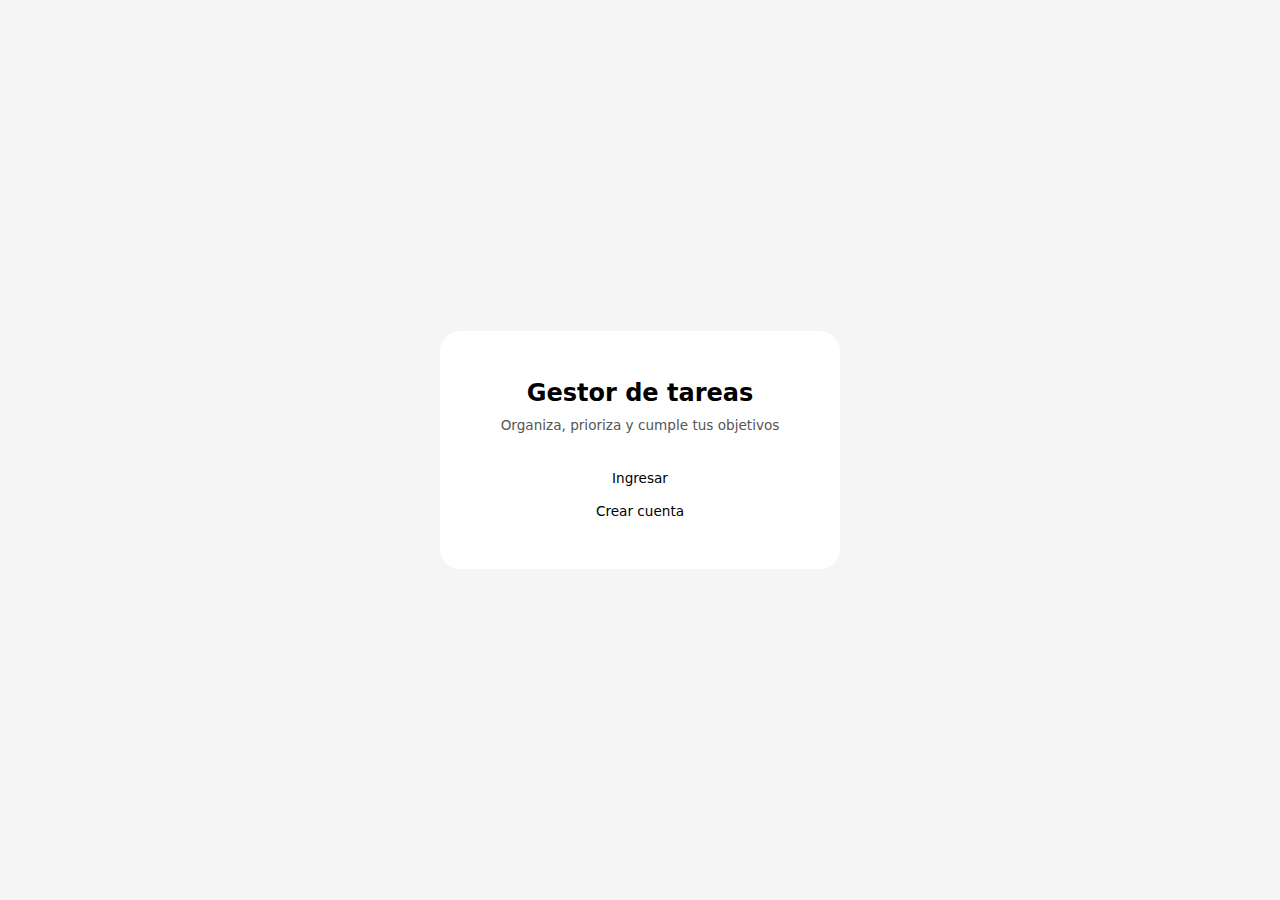
<file: index.html>
<!DOCTYPE html>
<html lang="es">
<head>
  <meta charset="UTF-8">
  <meta name="viewport" content="width=device-width, initial-scale=1.0">
  <title>Document</title>
  <link rel="stylesheet" href="css/style.css">
</head>
<body>
  <section class="auth-welcome">
  
    <div class="auth-container">
  
      <header class="auth-header">
        <h1>Gestor de tareas</h1>
        <p>Organiza, prioriza y cumple tus objetivos</p>
      </header>
  
      <div class="auth-actions">
        <a href="login.html" class="btn-auth primary">
          Ingresar
        </a>
  
        <a href="#/register" class="btn-auth secondary">
          Crear cuenta
        </a>
      </div>
  
    </div>
  
  </section>

</body>
</html>
</file>
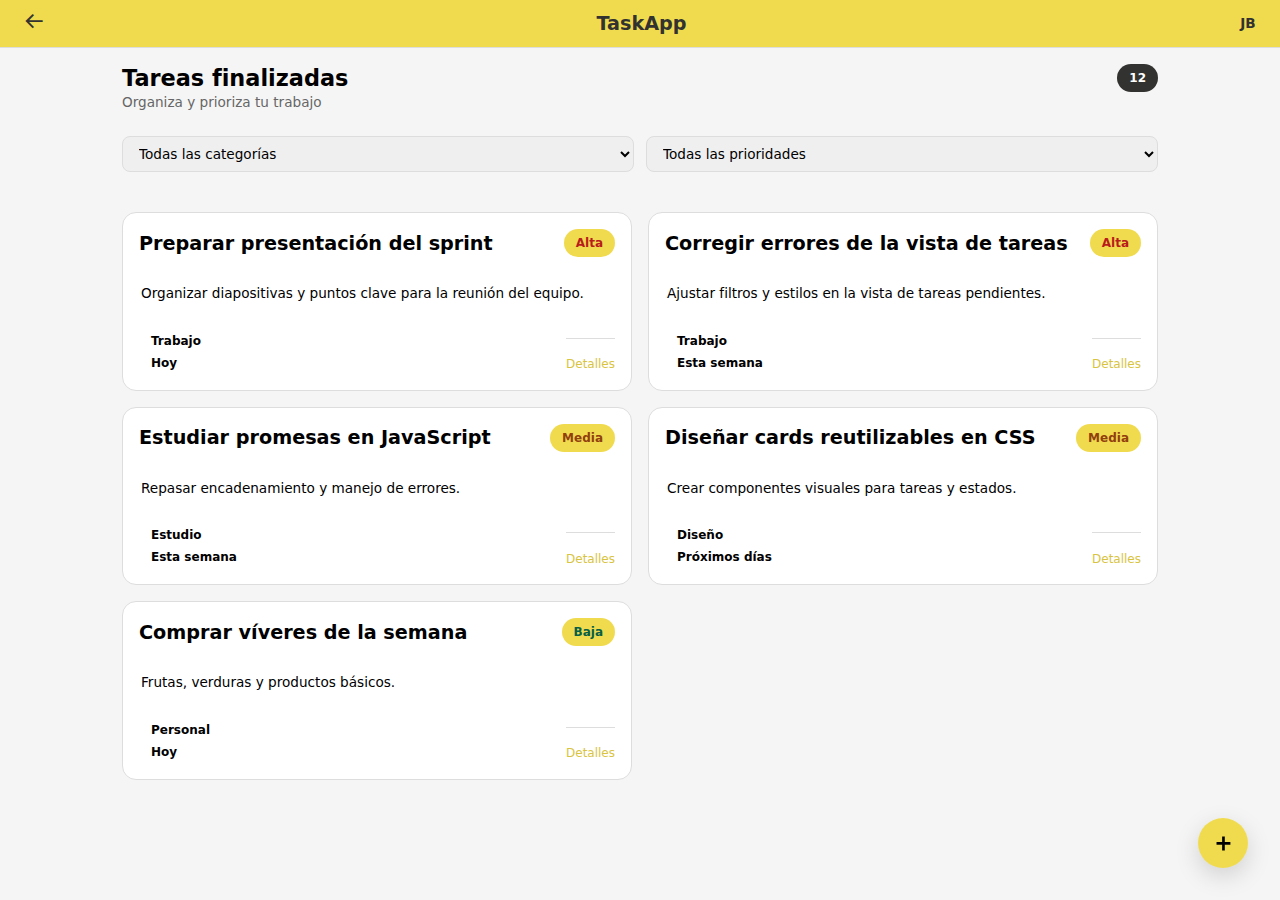
<file: completed.html>
<!DOCTYPE html>
<html lang="es">

<head>
  <meta charset="UTF-8">
  <meta name="viewport" content="width=device-width, initial-scale=1.0">
  <title>Tasks</title>
  <link rel="stylesheet" href="css/style.css">
  <link href='https://unpkg.com/boxicons@2.1.4/css/boxicons.min.css' rel='stylesheet'>
</head>

<body>

  <header class="topbar">
    <button id="menuToggle" class="menu-btn">
      <i class='bx bx-menu'></i>
    </button>
    <h1 class="app-title">TaskApp</h1>
    <div class="user-avatar">JB</div>
  </header>


  <div class="app-layout">
    <!-- Overlay: cubre la aplicación -->
    <div id="overlay" class="overlay"></div>
    <!-- Floating Action Button -->
    <a href="task.html" class="fab" aria-label="Crear nueva tarea">
      <i class='bx bx-plus'></i>
    </a>
    <!-- Sidebar (drawer) -->
    <aside id="sidebar" class="sidebar">
      <header class="sidebar__header">
        <button class="menu-close-btn" id="menu-close-btn" aria-label="Cerrar menú">
          <i class='bx bx-x'></i>
        </button>
        <span>TaskApp</span>
      </header>
      <div class="sidebar__content">
        <div class="user-card">
          <div class="user-card__header">
            <div class="user-avatar-lg">JB</div>
          </div>
          <div class="user-card__body">
            <p class="user-name">John Becerra</p>
            <p class="user-email">john.becerra@gmail.com</p>
          </div>
    
          <a href="#/profile" class="view-profile-btn" data-route="profile">
            Editar
          </a>
        </div>
    
        <nav class="nav-menu">
          <a href="#/home" class="nav-item active" data-route="home">
            <i class='nav-icon bx bxs-home'></i>
            <span class="nav-text">Inicio</span>
          </a>
          <a href="#/pending" class="nav-item" data-route="pending">
            <i class='nav-icon bx bx-task-x'></i>
            <span class="nav-text">Pendientes</span>
          </a>
    
          <a href="#/completed" class="nav-item" data-route="completed">
            <i class='nav-icon bx bx-task'></i>
            <span class="nav-text">Finalizadas</span>
          </a>
    
          <a href="#/tasks" class="nav-item" data-route="tasks">
            <i class='nav-icon bx bx-list-ol'></i>
            <span class="nav-text">Todas</span>
          </a>
          <a href="#/statistics" class="nav-item" data-route="statistics">
            <i class='nav-icon bx bxs-bar-chart-alt-2'></i>
            <span class="nav-text">Estadisticas</span>
          </a>
          <a href="#/seting" class="nav-item" data-route="seting">
            <i class='nav-icon bx bxs-cog'></i>
            <span class="nav-text">Configuración</span>
          </a>
        </nav>
    
    
        <div class="logout">
          <a href="#/login" class="button" id="logoutBtn" data-route="login">
            <i class='bx bxs-lock-alt'></i>
            <span>Cerrar sesión</span>
          </a>
        </div>
    
      </div>
    </aside>
    <!-- Contenido principal -->
    <main id="appContent" class="content">

      <section class="tasks-view">

      <!-- Header -->
      <header class="tasks-header">
        <div class="tasks-header-top">
          <h1>Tareas finalizadas</h1>
          <span class="badge badge--dark tasks-counter">12</span>
        </div>
        <p>Organiza y prioriza tu trabajo</p>
      </header>

      <!-- Filtros -->
      <section class="tasks-filters">
        <div class="form-group">
          <select id="categoria">
            <option value="">Todas las categorías</option>
            <option value="trabajo">Trabajo</option>
            <option value="estudio">Estudio</option>
            <option value="diseno">Diseño</option>
            <option value="personal">Personal</option>
            <option value="organizacion">Organización</option>
            <option value="mantenimiento">Mantenimiento</option>
          </select>
        </div>
        <div class="form-group">
          <select id="prioridad">
            <option value="">Todas las prioridades</option>
            <option value="high">Alta</option>
            <option value="medium">Media</option>
            <option value="low">Baja</option>
          </select>
        </div>
      </section>

        <!-- Listado de tareas -->
        <section class="grid grid-cols-1 md:grid-cols-2 tasks-list">
        
          <!-- 1 -->
          <article class="card priority-high">
            <header class="card__header">
              <h3 class="card__title">Preparar presentación del sprint</h3>
              <span class="task-priority badge">Alta</span>
            </header>
            <div class="card__body">
              <p class="card__text">
                Organizar diapositivas y puntos clave para la reunión del equipo.
              </p>
            </div>
            <footer class="card__footer">
              <div class="card__meta">
                <span class="task-category">Trabajo</span>
                <span class="task-date">Hoy</span>
              </div>
              <div class="card__action">
                <a href="detail.html" class="btn btn--link btn--sm">Detalles</a>
              </div>
            </footer>
          </article>
        
          <!-- 2 -->
          <article class="card priority-high">
            <header class="card__header">
              <h3 class="card__title">Corregir errores de la vista de tareas</h3>
              <span class="task-priority badge">Alta</span>
            </header>
            <div class="card__body">
              <p class="card__text">
                Ajustar filtros y estilos en la vista de tareas pendientes.
              </p>
            </div>
            <footer class="card__footer">
              <div class="card__meta">
                <span class="task-category">Trabajo</span>
                <span class="task-date">Esta semana</span>
              </div>
              <div class="card__action">
                <a href="detail.html" class="btn btn--link btn--sm">Detalles</a>
              </div>
            </footer>
          </article>
        
          <!-- 3 -->
          <article class="card priority-medium">
            <header class="card__header">
              <h3 class="card__title">Estudiar promesas en JavaScript</h3>
              <span class="task-priority badge">Media</span>
            </header>
            <div class="card__body">
              <p class="card__text">
                Repasar encadenamiento y manejo de errores.
              </p>
            </div>
            <footer class="card__footer">
              <div class="card__meta">
                <span class="task-category">Estudio</span>
                <span class="task-date">Esta semana</span>
              </div>
              <div class="card__action">
                <a href="detail.html" class="btn btn--link btn--sm">Detalles</a>
              </div>
            </footer>
          </article>
        
          <!-- 4 -->
          <article class="card priority-medium">
            <header class="card__header">
              <h3 class="card__title">Diseñar cards reutilizables en CSS</h3>
              <span class="task-priority badge">Media</span>
            </header>
            <div class="card__body">
              <p class="card__text">
                Crear componentes visuales para tareas y estados.
              </p>
            </div>
            <footer class="card__footer">
              <div class="card__meta">
                <span class="task-category">Diseño</span>
                <span class="task-date">Próximos días</span>
              </div>
              <div class="card__action">
                <a href="detail.html" class="btn btn--link btn--sm">Detalles</a>
              </div>
            </footer>
          </article>
        
          <!-- 5 -->
          <article class="card priority-low">
            <header class="card__header">
              <h3 class="card__title">Comprar víveres de la semana</h3>
              <span class="task-priority badge">Baja</span>
            </header>
            <div class="card__body">
              <p class="card__text">
                Frutas, verduras y productos básicos.
              </p>
            </div>
            <footer class="card__footer">
              <div class="card__meta">
                <span class="task-category">Personal</span>
                <span class="task-date">Hoy</span>
              </div>
              <div class="card__action">
                <a href="detail.html" class="btn btn--link btn--sm">Detalles</a>
              </div>
            </footer>
          </article>
        </section>

      </section>


    </main>
  </div>
  <script src="app.js"></script>
</body>

</html>
</file>
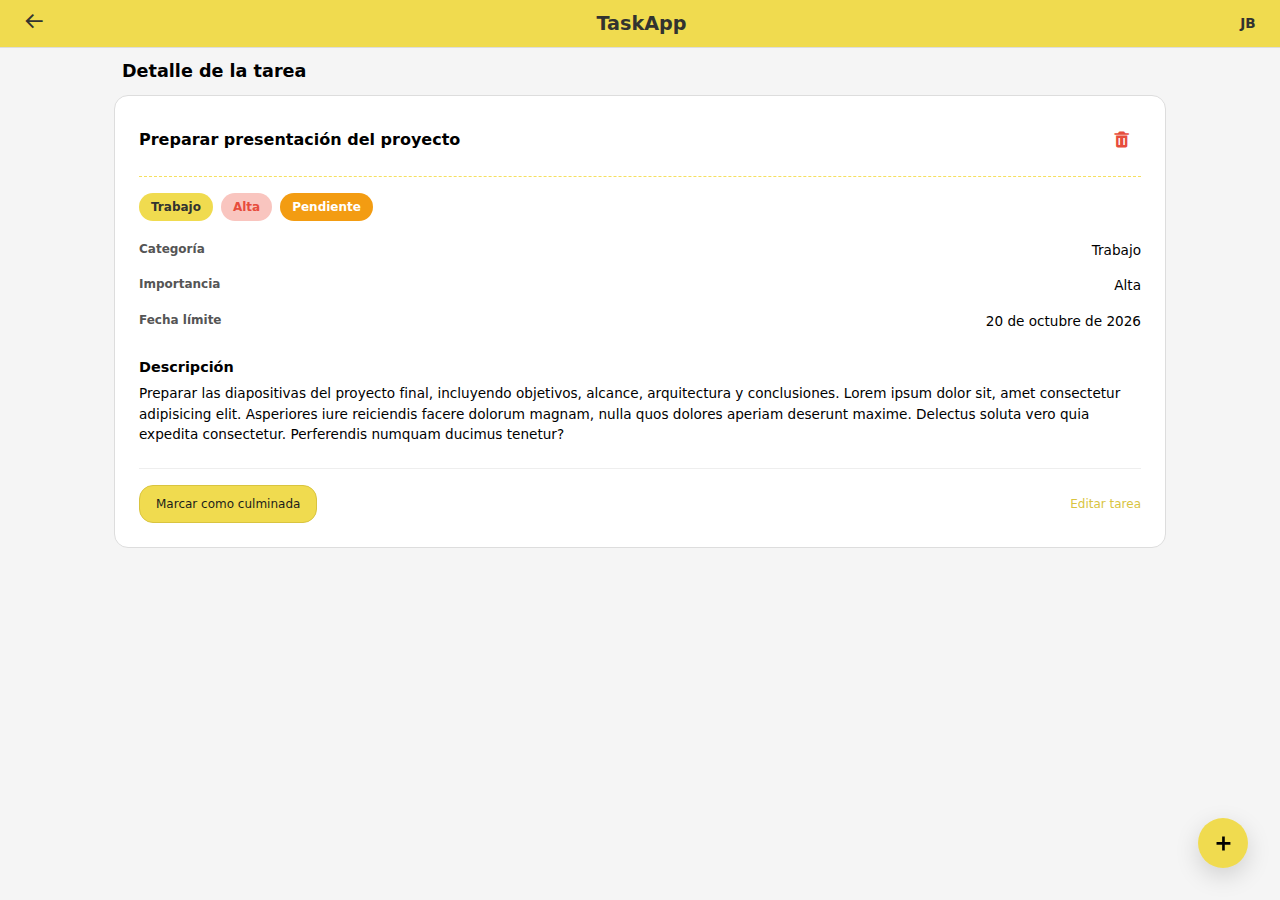
<file: detail.html>
<!DOCTYPE html>
<html lang="es">

<head>
  <meta charset="UTF-8">
  <meta name="viewport" content="width=device-width, initial-scale=1.0">
  <title>TaskApp</title>
  <link rel="stylesheet" href="css/style.css">
  <link href='https://unpkg.com/boxicons@2.1.4/css/boxicons.min.css' rel='stylesheet'>
</head>

<body>


  <header class="topbar">
    <button id="menuToggle" class="menu-btn">
      <i class='bx bx-menu'></i>
    </button>
    <h1 class="app-title">TaskApp</h1>
    <div class="user-avatar">JB</div>
  </header>

  <div class="app-layout">
    <!-- Overlay: cubre la aplicación -->
    <div id="overlay" class="overlay"></div>

    <!-- Floating Action Button -->
    <a href="task.html" class="fab" aria-label="Crear nueva tarea">
      <i class='bx bx-plus'></i>
    </a>

    <!-- Sidebar (drawer) -->
    <aside id="sidebar" class="sidebar">
      <header class="sidebar__header">
        <button class="menu-close-btn" id="menu-close-btn" aria-label="Cerrar menú">
          <i class='bx bx-x'></i>
        </button>
        <span>TaskApp</span>
      </header>
      <div class="sidebar__content">
        <div class="user-card">
          <div class="user-card__header">
            <div class="user-avatar-lg">JB</div>
          </div>
          <div class="user-card__body">
            <p class="user-name">John Becerra</p>
            <p class="user-email">john.becerra@gmail.com</p>
          </div>
    
          <a href="#/profile" class="view-profile-btn" data-route="profile">
            Editar
          </a>
        </div>
    
        <nav class="nav-menu">
          <a href="#/home" class="nav-item active" data-route="home">
            <i class='nav-icon bx bxs-home'></i>
            <span class="nav-text">Inicio</span>
          </a>
          <a href="#/pending" class="nav-item" data-route="pending">
            <i class='nav-icon bx bx-task-x'></i>
            <span class="nav-text">Pendientes</span>
          </a>
    
          <a href="#/completed" class="nav-item" data-route="completed">
            <i class='nav-icon bx bx-task'></i>
            <span class="nav-text">Finalizadas</span>
          </a>
    
          <a href="#/tasks" class="nav-item" data-route="tasks">
            <i class='nav-icon bx bx-list-ol'></i>
            <span class="nav-text">Todas</span>
          </a>
          <a href="#/statistics" class="nav-item" data-route="statistics">
            <i class='nav-icon bx bxs-bar-chart-alt-2'></i>
            <span class="nav-text">Estadisticas</span>
          </a>
          <a href="#/seting" class="nav-item" data-route="seting">
            <i class='nav-icon bx bxs-cog'></i>
            <span class="nav-text">Configuración</span>
          </a>
        </nav>
    
    
        <div class="logout">
          <a href="#/login" class="button" id="logoutBtn" data-route="login">
            <i class='bx bxs-lock-alt'></i>
            <span>Cerrar sesión</span>
          </a>
        </div>
    
      </div>
    </aside>

    <!-- Contenido principal -->
    <main id="appContent" class="content">
      <!-- Vistas dinámicas -->

      <section class="task-detail-view">
      
        <header class="task-detail-header">
          <h1>Detalle de la tarea</h1>
        </header>
      
        <article class="card-detail">
          <header class="card-detail__header">
            <h2 class="card-detail__title">
              Preparar presentación del proyecto
            </h2>
            <button class="btn btn--icon text-danger">
              <i class='bx bxs-trash'></i>
            </button>
          </header>
          <div class="card-detail__body">
            <div class="card-detail-meta">
              <span class="badge">Trabajo</span>
              <span class="badge badge--alta">Alta</span>
              <span class="badge badge--warning">Pendiente</span>
            </div>
            <div class="card-detail-info">
              <div class="info-row">
                <span class="info-row__lavel">Categoría</span>
                <span class="value">Trabajo</span>
              </div>
              <div class="info-row">
                <span class="info-row__lavel">Importancia</span>
                <span class="value">Alta</span>
              </div>
              <div class="info-row">
                <span class="info-row__lavel">Fecha límite</span>
                <span class="value">20 de octubre de 2026</span>
              </div>
            </div>      
            <div class="">
              <h3 class="card-detail-content-title">Descripción</h3>
              <p class="card-detail-content-text">
                Preparar las diapositivas del proyecto final, incluyendo objetivos,
                alcance, arquitectura y conclusiones.
                Lorem ipsum dolor sit, amet consectetur adipisicing elit. Asperiores iure reiciendis facere dolorum magnam, nulla quos dolores aperiam deserunt maxime. Delectus soluta vero quia expedita consectetur. Perferendis numquam ducimus tenetur?
              </p>
            </div>
          </div>
          <footer class="card-detail-footer">
            <button class="btn btn--primary">
              Marcar como culminada
            </button>
            <a href="task.html" class="btn btn--link">
              Editar tarea
            </a>
          </footer>
        </article>
      
      </section>



    </main>
  </div>
  <script src="app.js"></script>
</body>

</html>
</file>
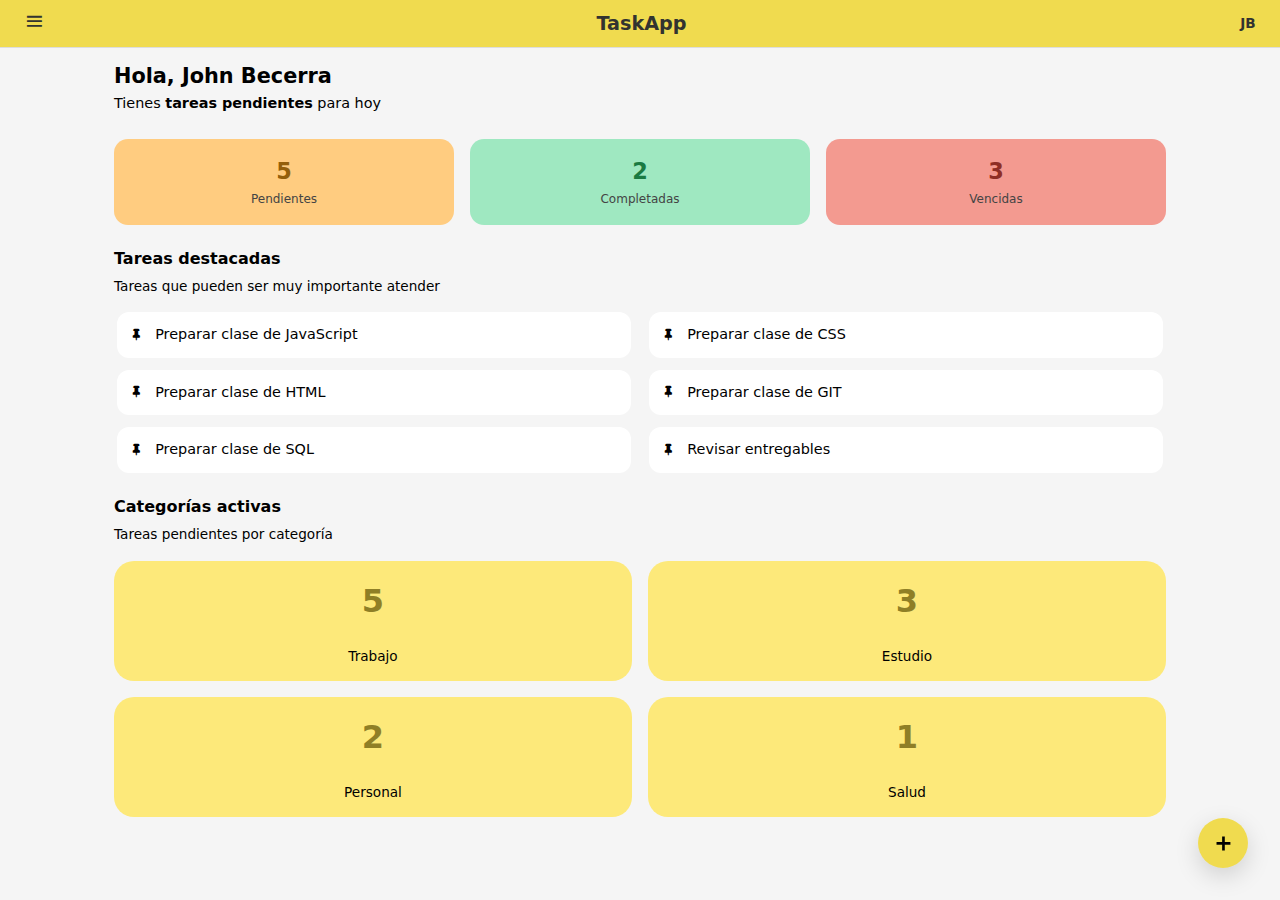
<file: home.html>
<!DOCTYPE html>
<html lang="es">
<head>
  <meta charset="UTF-8">
  <meta name="viewport" content="width=device-width, initial-scale=1.0">
  <meta name="theme-color" content="#D9C43F">
  <title>TaskApp</title>
  <link rel="stylesheet" href="css/style.css">
  <link href='https://unpkg.com/boxicons@2.1.4/css/boxicons.min.css' rel='stylesheet'>
</head>
<body>
  

  <header class="topbar">
    <button id="menuToggle" class="menu-btn" aria-label="Abrir menú">
      <i class='bx bx-menu'></i>
    </button>
    <h1 class="app-title">TaskApp</h1>
    <div class="user-avatar">JB</div>
  </header>

  <div class="app-layout">
    <!-- Overlay: cubre la aplicación -->
    <div id="overlay" class="overlay"></div>
    <!-- Floating Action Button -->
    <a href="task.html" class="fab" aria-label="Crear nueva tarea">
      <i class='bx bx-plus'></i>
    </a>
    <!-- Sidebar (drawer) -->
    <aside id="sidebar" class="sidebar h-dvh">
      <header class="sidebar__header">
        <button class="menu-close-btn" id="menu-close-btn" aria-label="Cerrar menú">
          <i class='bx bx-x'></i>
        </button>
        <span>TaskApp</span>
      </header>
      <div class="sidebar__content">
      <div class="user-card">
        <div class="user-card__header">
          <div class="user-avatar-lg">JB</div>
        </div>      
        <div class="user-card__body">
          <p class="user-name">John Becerra</p>
          <p class="user-email">john.becerra@gmail.com</p>
        </div>
      
        <a href="profile.html" class="view-profile-btn" data-route="profile">
          Editar
        </a>
      </div>

        <nav class="nav-menu h-scroll-y">
          <a href="home.html" class="nav-item active" data-route="home">
            <i class='nav-icon bx bxs-home'></i>
            <span class="nav-text">Inicio</span>
          </a>
          <a href="pending.html" class="nav-item" data-route="pending">
            <i class='nav-icon bx bx-task-x'></i>
            <span class="nav-text">Pendientes</span>
          </a>

          <a href="completed.html" class="nav-item" data-route="completed">
            <i class='nav-icon bx bx-task'></i>
            <span class="nav-text">Finalizadas</span>
          </a>

          <a href="tasks.html" class="nav-item" data-route="tasks">
            <i class='nav-icon bx bx-list-ol'></i>
            <span class="nav-text">Todas</span>
          </a>
          <a href="statistics.html" class="nav-item" data-route="statistics">
            <i class='nav-icon bx bxs-bar-chart-alt-2'></i>
            <span class="nav-text">Estadisticas</span>
          </a>
          <a href="seting.html" class="nav-item" data-route="seting">
            <i class='nav-icon bx bxs-cog'></i>
            <span class="nav-text">Configuración</span>
          </a>
        </nav>


      <div class="logout">
        <a href="login.html" class="button" id="logoutBtn" data-route="login">
          <i class='bx bxs-lock-alt'></i>
          <span>Cerrar sesión</span>
        </a>
      </div>

      </div>
    </aside>
    <!-- Contenido principal -->
    <main id="appContent" class="content">
      <!-- Vistas dinámicas -->

      <section class="section-md home">
      
        <!-- Bloque 1: Saludo -->
        <header class="home-greeting">
          <h2>Hola, John Becerra</h2>
          <p>Tienes <strong>tareas pendientes</strong> para hoy</p>
        </header>
      
        <div class="grid grid-rows-2 grid-gap-lg">

          <!-- Bloque 2: Resumen -->
          <section class="grid grid-cols-3 grid-gap-md ">
            <div class="stat-card stat-card--warning">
              <span class="stat-card__value">5</span>
              <span class="stat-card__label">Pendientes</span>
            </div>
        
            <div class="stat-card stat-card--sussess">
              <span class="stat-card__value">2</span>
              <span class="stat-card__label">Completadas</span>
            </div>

            <div class="stat-card stat-card--danger">
              <span class="stat-card__value">3</span>
              <span class="stat-card__label">Vencidas</span>
            </div>
          </section>
        
          <!-- Bloque 3: Tareas destacadas -->
          <section class="flex flex-column gap-md">
            <header class="flex flex-column gap-xs">
              <h3>Tareas destacadas</h3>
              <p>Tareas que pueden ser muy importante atender</p>
            </header>
            <div class="grid grid-cols-1 gap-sm md:grid-cols-2">
              <a href="detail.html" class="home-task-item"> 
                <i class='bx bxs-pin'></i>
                <span>Preparar clase de JavaScript </span>
              </a>
              <a href="detail.html" class="home-task-item">
                <i class='bx bxs-pin'></i>
                <span>Preparar clase de CSS</span>
              </a>
              <a href="detail.html" class="home-task-item">
                <i class='bx bxs-pin'></i>
                <span>Preparar clase de HTML</span>
              </a>
              <a href="detail.html" class="home-task-item">
                <i class='bx bxs-pin'></i>
                <span>Preparar clase de GIT</span>
              </a>
              <a href="detail.html" class="home-task-item">
                <i class='bx bxs-pin'></i> 
                <span>Preparar clase de SQL</span>
              </a>
              <a href="detail.html" class="home-task-item">
                <i class='bx bxs-pin'></i> 
                <span>Revisar entregables</span>
              </a>
            </div>
          </section>

          <!-- Bloque 4: categorias activas -->
          <section class="flex flex-column gap-md">
            <header class="flex flex-column gap-xs">
              <h3 class="">Categorías activas</h3>
              <p class="">
                Tareas pendientes por categoría
              </p>
            </header>
          
            <div class="categories__grid">
              <article class="category-card" data-category="trabajo">
                <span class="category-card__count">5</span>
                <h3 class="category-card__name">Trabajo</h3>
              </article>
          
              <article class="category-card" data-category="estudio">
                <span class="category-card__count">3</span>
                <h3 class="category-card__name">Estudio</h3>
              </article>
          
              <article class="category-card" data-category="personal">
                <span class="category-card__count">2</span>
                <h3 class="category-card__name">Personal</h3>
              </article>
          
              <article class="category-card" data-category="salud">
                <span class="category-card__count">1</span>
                <h3 class="category-card__name">Salud</h3>
              </article>
            </div>
          </section>

        </div>
      </section>

    </main>
  </div>
  <script src="app.js"></script>
</body>

</html>
</file>
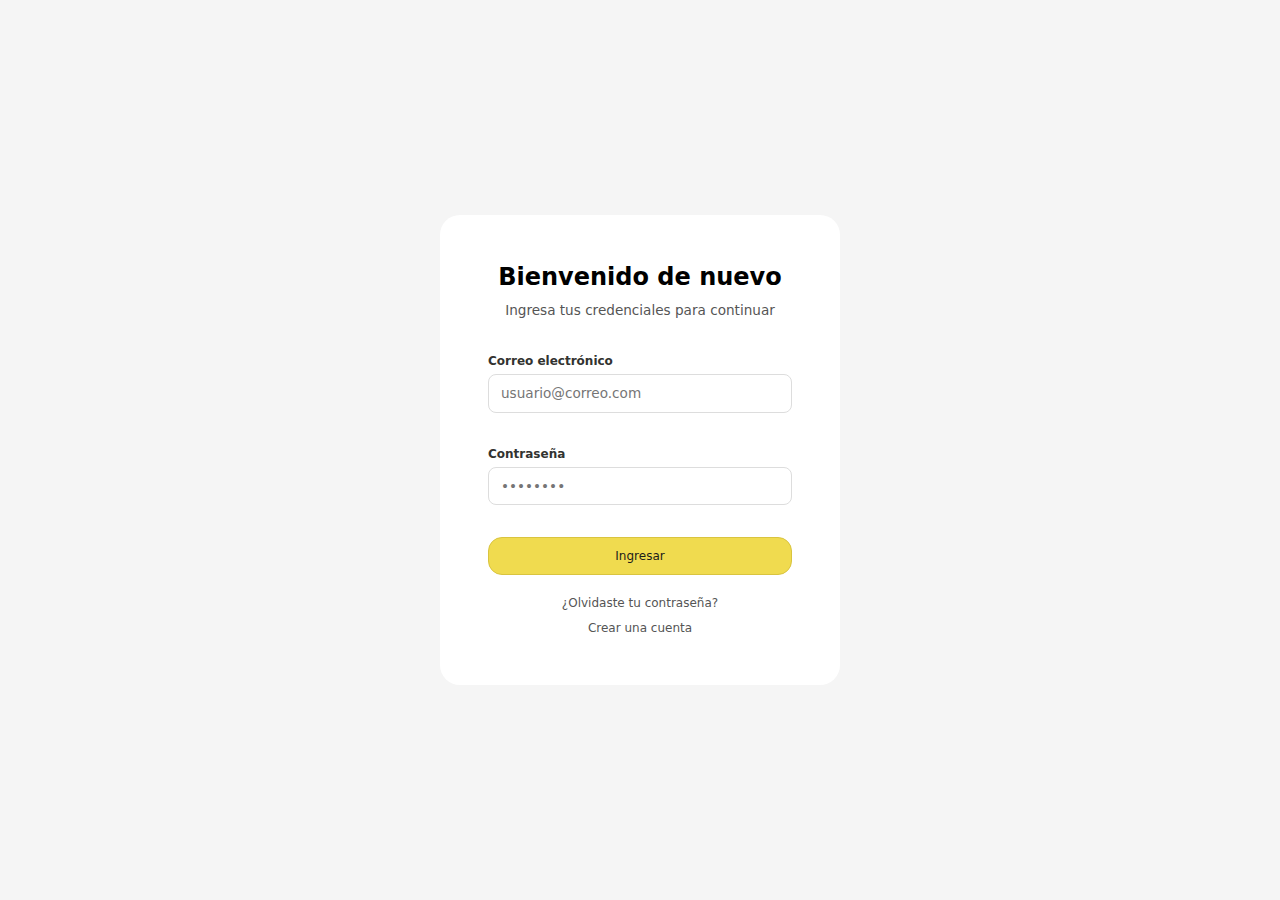
<file: login.html>
<!DOCTYPE html>
<html lang="en">

<head>
  <meta charset="UTF-8">
  <meta name="viewport" content="width=device-width, initial-scale=1.0">
  <title>Document</title>
  <link rel="stylesheet" href="css/style.css">
</head>

<body>

  <section class="auth-welcome">
  
    <div class="auth-container">
  
      <header class="auth-header">
        <h1>Bienvenido de nuevo</h1>
        <p>Ingresa tus credenciales para continuar</p>
      </header>
  
      <form class="auth-form" action="home.html">
  
        <div class="form-group">
          <label for="email">Correo electrónico</label>
          <input type="email" id="email" placeholder="usuario@correo.com" required />
        </div>
  
        <div class="form-group">
          <label for="password">Contraseña</label>
          <input type="password" id="password" placeholder="••••••••" required />
        </div>
  
        <button type="submit" class="btn btn--primary">
          Ingresar
        </button>
  
      </form>
  
      <div class="auth-links">
        <a href="recover.html">¿Olvidaste tu contraseña?</a>
        <a href="register.html">Crear una cuenta</a>
      </div>
  
    </div>
  
  </section>


</body>

</html>
</file>
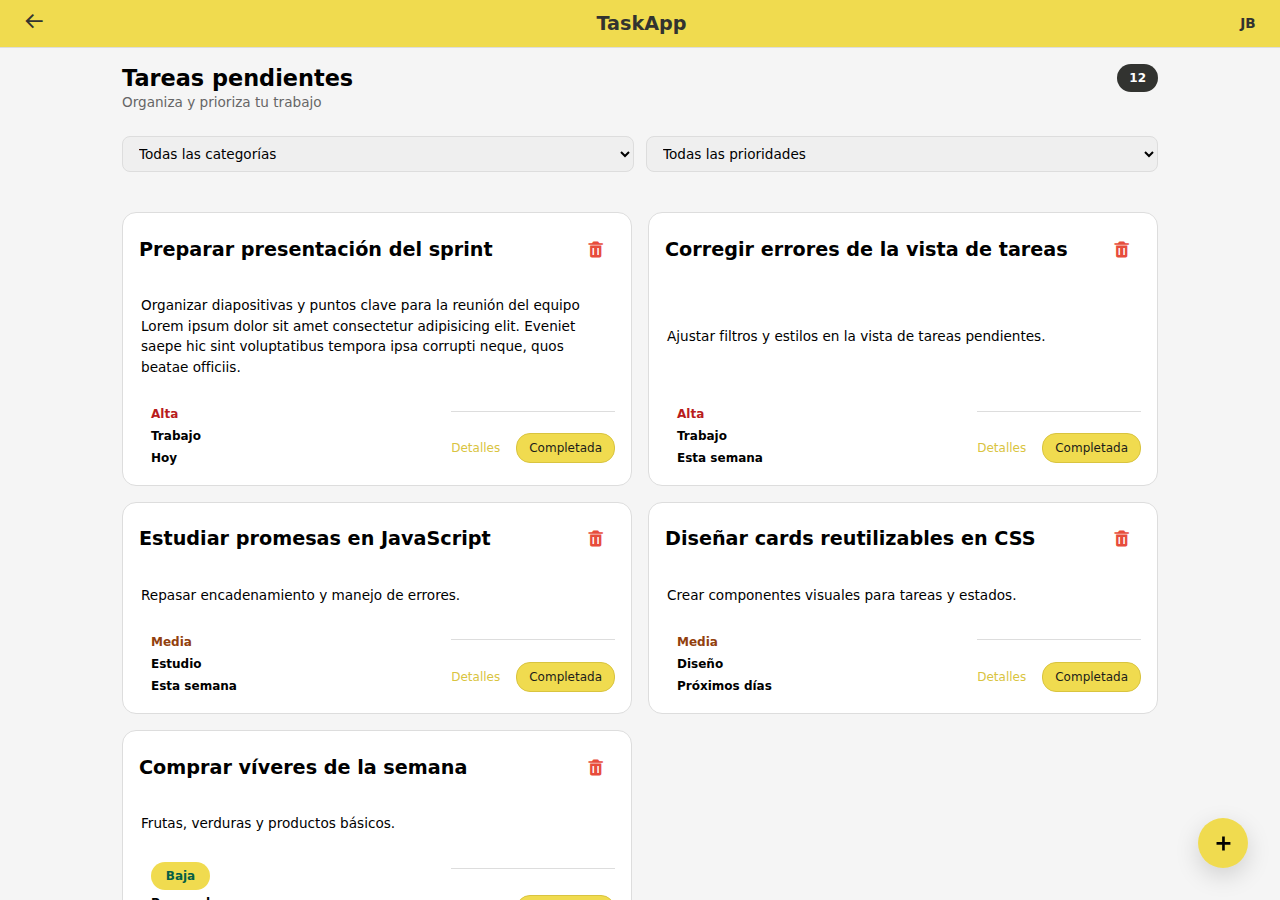
<file: pending.html>
<!DOCTYPE html>
<html lang="es">

<head>
  <meta charset="UTF-8">
  <meta name="viewport" content="width=device-width, initial-scale=1.0">
  <title>Tasks</title>
  <link rel="stylesheet" href="css/style.css">
  <link href='https://unpkg.com/boxicons@2.1.4/css/boxicons.min.css' rel='stylesheet'>
</head>

<body>

  <header class="topbar">
    <button id="menuToggle" class="menu-btn">
      <i class='bx bx-menu'></i>
    </button>
    <h1 class="app-title">TaskApp</h1>
    <div class="user-avatar">JB</div>
  </header>

  <div class="app-layout">
    <!-- Overlay: cubre la aplicación -->
    <div id="overlay" class="overlay"></div>
    <!-- Sidebar (drawer) -->
    <aside id="sidebar" class="sidebar">
      <header class="sidebar__header">
        <button class="menu-close-btn" id="menu-close-btn" aria-label="Cerrar menú">
          <i class='bx bx-x'></i>
        </button>
        <span>TaskApp</span>
      </header>
      <div class="sidebar__content">
        <div class="user-card">
          <div class="user-card__header">
            <div class="user-avatar-lg">JB</div>
          </div>
          <div class="user-card__body">
            <p class="user-name">John Becerra</p>
            <p class="user-email">john.becerra@gmail.com</p>
          </div>
    
          <a href="#/profile" class="view-profile-btn" data-route="profile">
            Editar
          </a>
        </div>
    
        <nav class="nav-menu">
          <a href="#/home" class="nav-item active" data-route="home">
            <i class='nav-icon bx bxs-home'></i>
            <span class="nav-text">Inicio</span>
          </a>
          <a href="#/pending" class="nav-item" data-route="pending">
            <i class='nav-icon bx bx-task-x'></i>
            <span class="nav-text">Pendientes</span>
          </a>
    
          <a href="#/completed" class="nav-item" data-route="completed">
            <i class='nav-icon bx bx-task'></i>
            <span class="nav-text">Finalizadas</span>
          </a>
    
          <a href="#/tasks" class="nav-item" data-route="tasks">
            <i class='nav-icon bx bx-list-ol'></i>
            <span class="nav-text">Todas</span>
          </a>
          <a href="#/statistics" class="nav-item" data-route="statistics">
            <i class='nav-icon bx bxs-bar-chart-alt-2'></i>
            <span class="nav-text">Estadisticas</span>
          </a>
          <a href="#/seting" class="nav-item" data-route="seting">
            <i class='nav-icon bx bxs-cog'></i>
            <span class="nav-text">Configuración</span>
          </a>
        </nav>
    
    
        <div class="logout">
          <a href="#/login" class="button" id="logoutBtn" data-route="login">
            <i class='bx bxs-lock-alt'></i>
            <span>Cerrar sesión</span>
          </a>
        </div>
    
      </div>
    </aside>
<!-- Floating Action Button -->
    <a href="task.html" class="fab" aria-label="Crear nueva tarea">
      <i class='bx bx-plus'></i>
    </a>
    <!-- Contenido principal -->
    <main id="appContent" class="content">

      <section class="tasks-view">

        <!-- Header -->
        <header class="tasks-header">
          <div class="tasks-header-top">
            <h1>Tareas pendientes</h1>
            <span class="badge badge--dark tasks-counter">12</span>
          </div>
          <p>Organiza y prioriza tu trabajo</p>
        </header>

        <!-- Filtros -->
        <section class="tasks-filters">
          <div class="form-group">
            <select id="categoria">
              <option value="">Todas las categorías</option>
              <option value="trabajo">Trabajo</option>
              <option value="estudio">Estudio</option>
              <option value="diseno">Diseño</option>
              <option value="personal">Personal</option>
              <option value="organizacion">Organización</option>
              <option value="mantenimiento">Mantenimiento</option>
            </select>
          </div>
          <div class="form-group">
            <select id="prioridad">
              <option value="">Todas las prioridades</option>
              <option value="high">Alta</option>
              <option value="medium">Media</option>
              <option value="low">Baja</option>
            </select>
          </div>
        </section>

        <!-- Listado de tareas -->
        <section class="grid grid-cols-1 md:grid-cols-2 tasks-list">

          <!-- 1 -->
          <article class="card priority-high">
            <header class="card__header">
              <h3 class="card__title">Preparar presentación del sprint</h3>
              <button class="btn btn--icon text-danger">
                <i class='bx bxs-trash'></i>
              </button>
            </header>
            <div class="card__body">
              <p class="card__text">
                Organizar diapositivas y puntos clave para la reunión del equipo Lorem ipsum dolor sit amet consectetur adipisicing elit. Eveniet saepe hic sint voluptatibus tempora ipsa corrupti neque, quos beatae officiis.
              </p>
            </div>
            <footer class="card__footer">
              <div class="card__meta">
                <span class="task-priority">Alta</span>
                <span class="task-category">Trabajo</span>
                <span class="task-date">Hoy</span>
              </div>
              <div class="card__action">
                <a href="detail.html" class="btn btn--link btn--sm">Detalles</a>
                <button class="btn btn--sm btn--primary" >Completada</button>
              </div>
            </footer>
          </article>

          <!-- 2 -->
          <article class="card priority-high">
            <header class="card__header">
              <h3 class="card__title">Corregir errores de la vista de tareas</h3>
              <button class="btn btn--icon text-danger">
                <i class='bx bxs-trash'></i>
              </button>
            </header>
            <div class="card__body">
              <p class="card__text">
                Ajustar filtros y estilos en la vista de tareas pendientes.
              </p>
            </div>
            <footer class="card__footer">
              <div class="card__meta">
                <span class="task-priority">Alta</span>
                <span class="task-category">Trabajo</span>
                <span class="task-date">Esta semana</span>
              </div>
              <div class="card__action">
                <a href="detail.html" class="btn btn--link btn--sm">Detalles</a>
                <a class="btn btn--sm btn--primary">Completada</a>
              </div>
            </footer>
          </article>

          <!-- 3 -->
          <article class="card priority-medium">
            <header class="card__header">
              <h3 class="card__title">Estudiar promesas en JavaScript</h3>
              <button class="btn btn--icon text-danger">
                <i class='bx bxs-trash'></i>
              </button>
            </header>
            <div class="card__body">
              <p class="card__text">
                Repasar encadenamiento y manejo de errores.
              </p>
            </div>
            <footer class="card__footer">
              <div class="card__meta">
                <span class="task-priority">Media</span>
                <span class="task-category">Estudio</span>
                <span class="task-date">Esta semana</span>
              </div>
              <div class="card__action">
                <a href="detail.html" class="btn btn--link btn--sm">Detalles</a>
                <a class="btn btn--sm btn--primary">Completada</a>
              </div>
            </footer>
          </article>

          <!-- 4 -->
          <article class="card priority-medium">
            <header class="card__header">
              <h3 class="card__title">Diseñar cards reutilizables en CSS</h3>
              <button class="btn btn--icon text-danger">
                <i class='bx bxs-trash'></i>
              </button>
            </header>
            <div class="card__body">
              <p class="card__text">
                Crear componentes visuales para tareas y estados.
              </p>
            </div>
            <footer class="card__footer">
              <div class="card__meta">
                <span class="task-priority">Media</span>
                <span class="task-category">Diseño</span>
                <span class="task-date">Próximos días</span>
              </div>
              <div class="card__action">
                <a href="detail.html" class="btn btn--link btn--sm">Detalles</a>
                <a class="btn btn--sm btn--primary">Completada</a>
              </div>
            </footer>
          </article>

          <!-- 5 -->
          <article class="card priority-low">
            <header class="card__header">
              <h3 class="card__title">Comprar víveres de la semana</h3>
              <button class="btn btn--icon text-danger">
                <i class='bx bxs-trash'></i>
              </button>
            </header>
            <div class="card__body">
              <p class="card__text">
                Frutas, verduras y productos básicos.
              </p>
            </div>
            <footer class="card__footer">
              <div class="card__meta">
                <span class="task-priority badge">Baja</span>
                <span class="task-category">Personal</span>
                <span class="task-date">Hoy</span>
              </div>
              <div class="card__action">
                <a href="detail.html" class="btn btn--link btn--sm">Detalles</a>
                <a class="btn btn--sm btn--primary">Completada</a>
              </div>
            </footer>
          </article>
        </section>

      </section>


    </main>
  </div>
  <script src="app.js"></script>
</body>

</html>
</file>
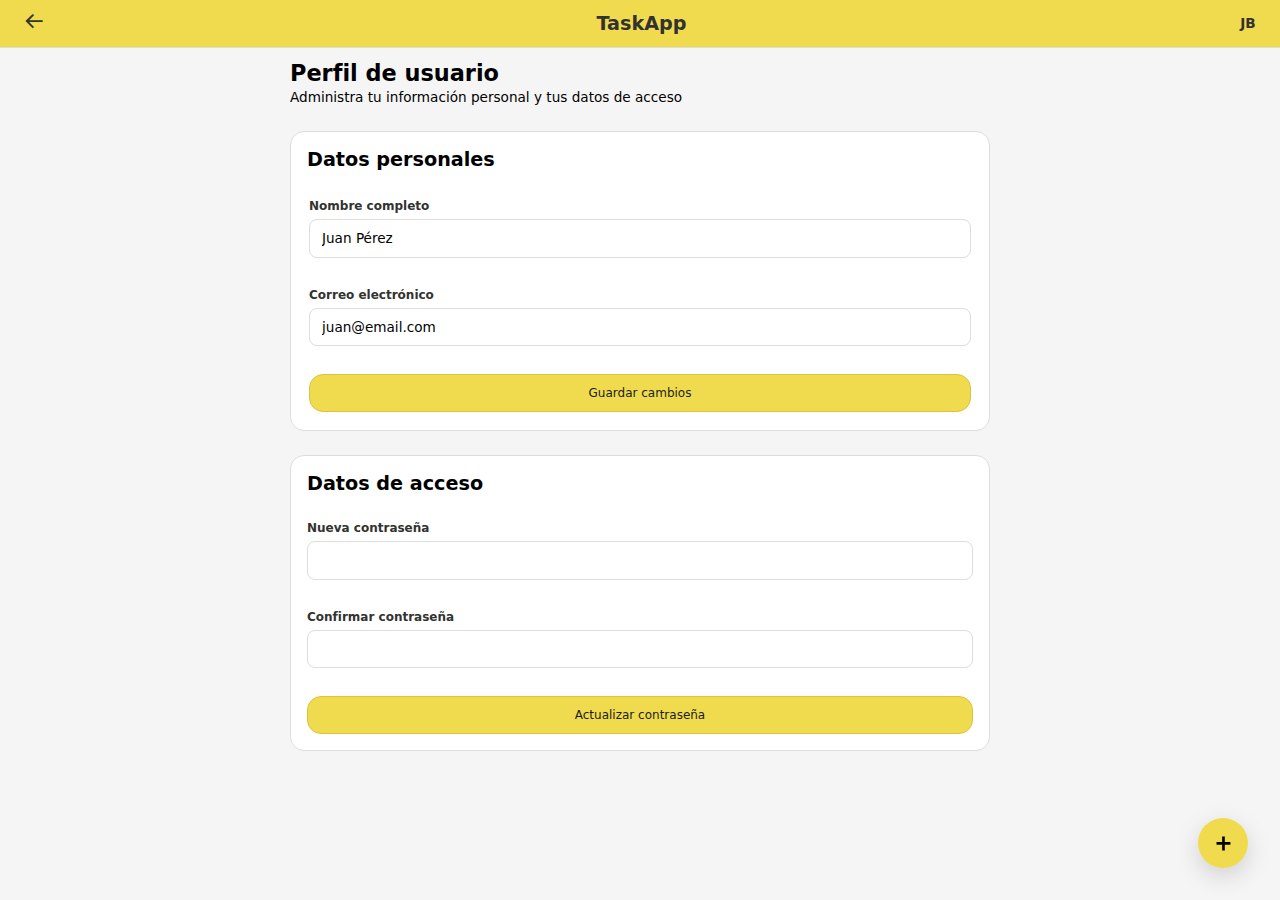
<file: profile.html>
<!DOCTYPE html>
<html lang="es">

<head>
  <meta charset="UTF-8">
  <meta name="viewport" content="width=device-width, initial-scale=1.0">
  <title>TaskApp</title>
  <link rel="stylesheet" href="css/style.css">
  <link href='https://unpkg.com/boxicons@2.1.4/css/boxicons.min.css' rel='stylesheet'>
</head>

<body>


  <header class="topbar">
    <button id="menuToggle" class="menu-btn" data-route="home">
      <i class='bx bx-arrow-back'></i>
    </button>
    <h1 class="app-title">TaskApp</h1>
    <div class="user-avatar">JB</div>
  </header>

  <div class="app-layout">
    <!-- Contenido principal -->
    <main id="appContent" class="content">
    <!-- Floating Action Button -->
    <a href="task.html" class="fab" aria-label="Crear nueva tarea">
      <i class='bx bx-plus'></i>
    </a>
      <!-- Vistas dinámicas -->

      <section class="profile-view">

        <header class="profile-header">
          <h1>Perfil de usuario</h1>
          <p>Administra tu información personal y tus datos de acceso</p>
        </header>

        <div class="profile-content">

          <!-- Datos personales -->
          <section class="card">
            <header class="card--header">
              <h2 class="card__title">Datos personales</h2>
            </header>
            <div class="card__body">
              <form class="form">
                <div class="form-group">
                  <label for="name">Nombre completo</label>
                  <input type="text" id="name" value="Juan Pérez" />
                </div>
                <div class="form-group">
                  <label for="email">Correo electrónico</label>
                  <input type="email" id="email" value="juan@email.com" />
                </div>
                <button class="btn btn--primary">Guardar cambios</button>
              </form>
            </div>
          </section>


          <!-- Datos de acceso -->
          <section class="card">

            <header class="card__header">
              <h2 class="card__title">Datos de acceso</h2>
            </header>

            <form class="form">

              <div class="form-group">
                <label for="password">Nueva contraseña</label>
                <input type="password" id="password" />
              </div>

              <div class="form-group">
                <label for="confirm-password">Confirmar contraseña</label>
                <input type="password" id="confirm-password" />
              </div>

              <button class="btn btn--primary">Actualizar contraseña</button>

            </form>

          </section>


        </div>

      </section>

    </main>
  </div>
  <script src="app.js"></script>
</body>

</html>
</file>
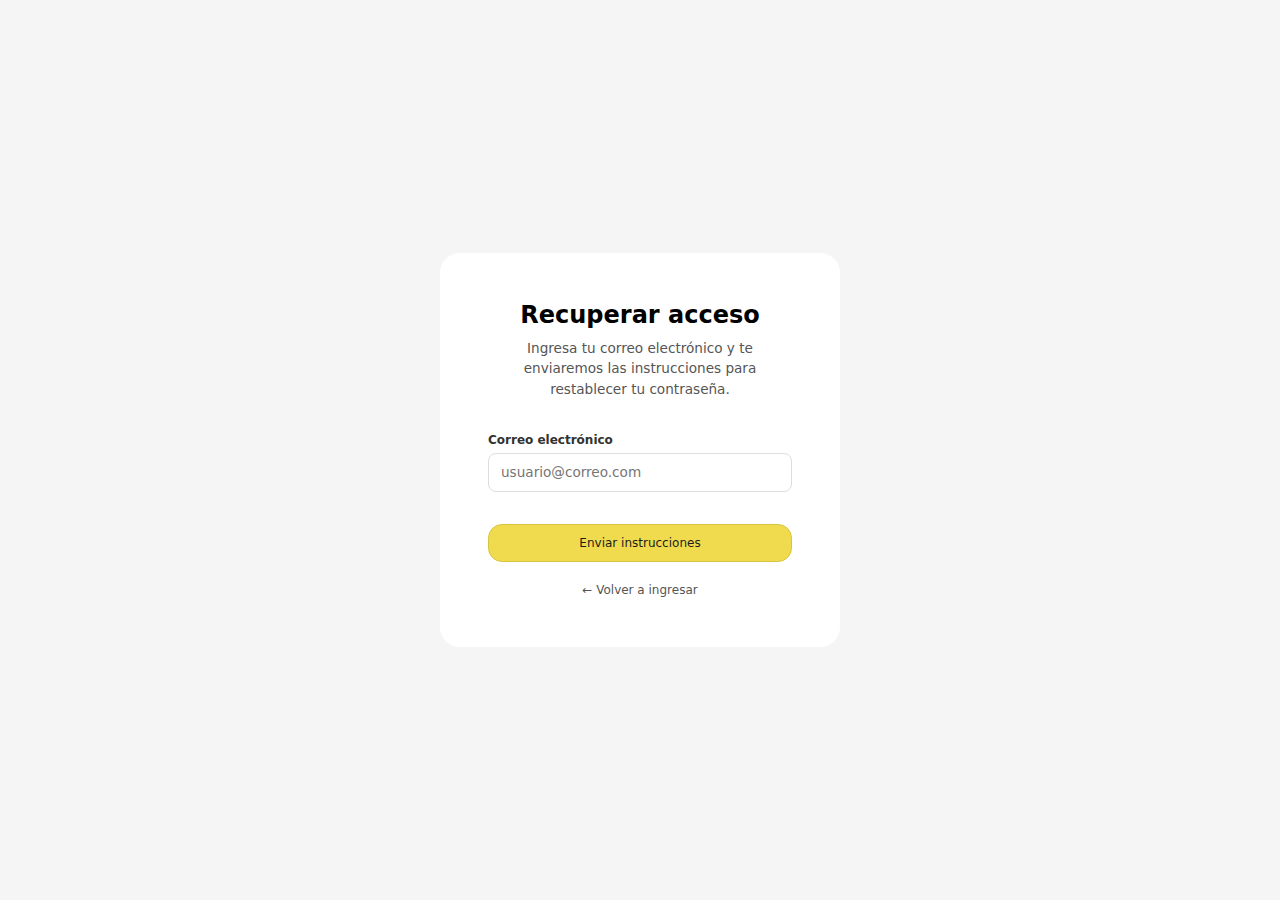
<file: recover.html>
<!DOCTYPE html>
<html lang="en">

<head>
  <meta charset="UTF-8">
  <meta name="viewport" content="width=device-width, initial-scale=1.0">
  <title>Document</title>
  <link rel="stylesheet" href="css/style.css">
</head>

<body>

<section class="auth-welcome">

  <div class="auth-container">

    <header class="auth-header">
      <h1>Recuperar acceso</h1>
      <p>
        Ingresa tu correo electrónico y te enviaremos las instrucciones
        para restablecer tu contraseña.
      </p>
    </header>

    <form class="auth-form">

      <div class="form-group">
        <label for="email">Correo electrónico</label>
        <input type="email" id="email" placeholder="usuario@correo.com" required />
      </div>

      <button type="submit" class="btn btn--primary">
        Enviar instrucciones
      </button>

    </form>

    <div class="auth-links">
      <a href="login.html">← Volver a ingresar</a>
    </div>

  </div>

</section>


</body>

</html>
</file>
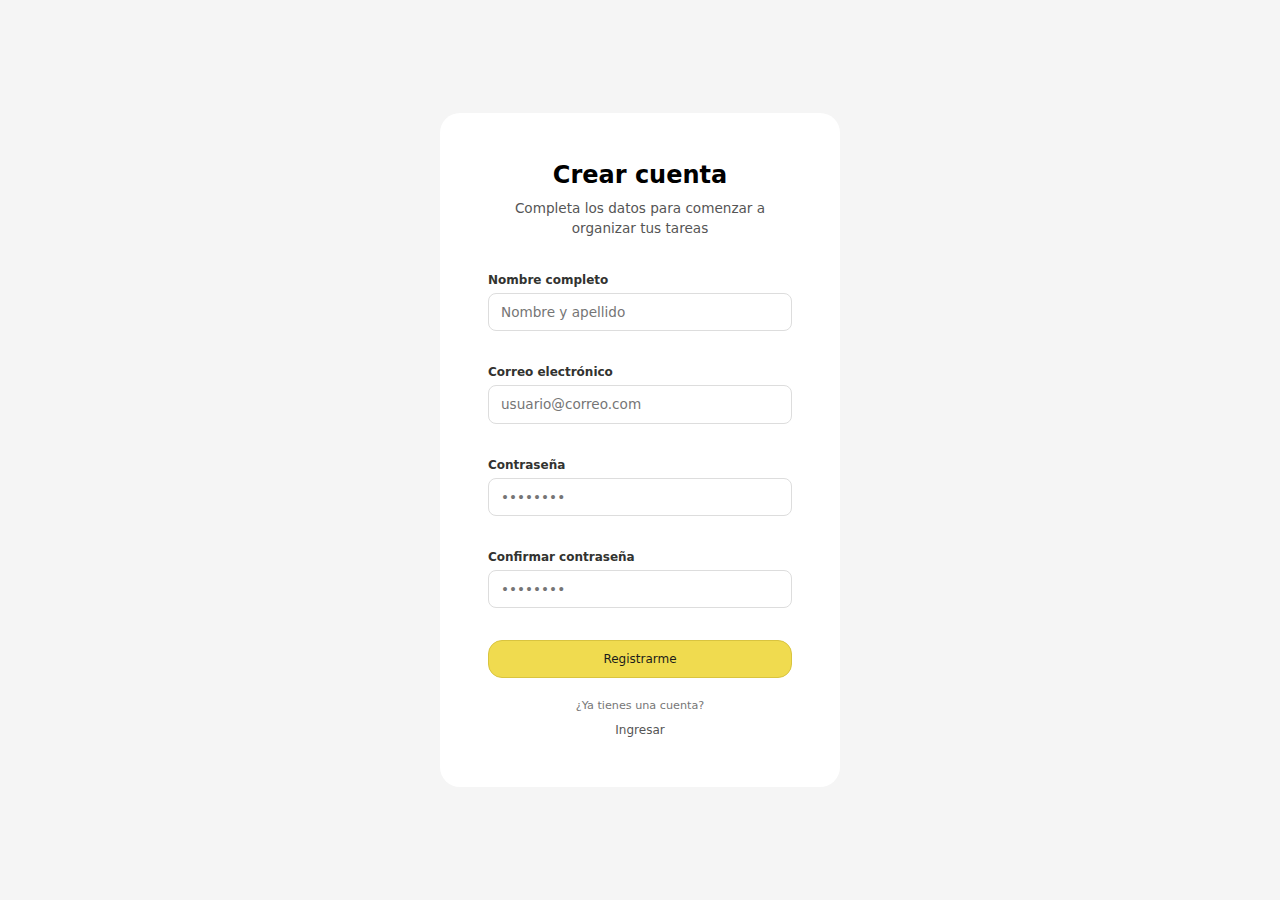
<file: register.html>
<!DOCTYPE html>
<html lang="en">

<head>
  <meta charset="UTF-8">
  <meta name="viewport" content="width=device-width, initial-scale=1.0">
  <title>Document</title>
  <link rel="stylesheet" href="css/style.css">
</head>

<body>

<section class="auth-welcome">

  <div class="auth-container">

    <header class="auth-header">
      <h1>Crear cuenta</h1>
      <p>Completa los datos para comenzar a organizar tus tareas</p>
    </header>

    <form class="auth-form" action="home.html">

      <div class="form-group">
        <label for="name">Nombre completo</label>
        <input type="text" id="name" placeholder="Nombre y apellido" required />
      </div>

      <div class="form-group">
        <label for="email">Correo electrónico</label>
        <input type="email" id="email" placeholder="usuario@correo.com" required />
      </div>

      <div class="form-group">
        <label for="password">Contraseña</label>
        <input type="password" id="password" placeholder="••••••••" required />
      </div>

      <div class="form-group">
        <label for="confirm-password">Confirmar contraseña</label>
        <input type="password" id="confirm-password" placeholder="••••••••" required />
      </div>

      <button type="submit" class="btn btn--primary">
        Registrarme
      </button>

    </form>

    <div class="auth-links">
      <span>¿Ya tienes una cuenta?</span>
      <a href="login.html">Ingresar</a>
    </div>

  </div>

</section>


</body>

</html>
</file>
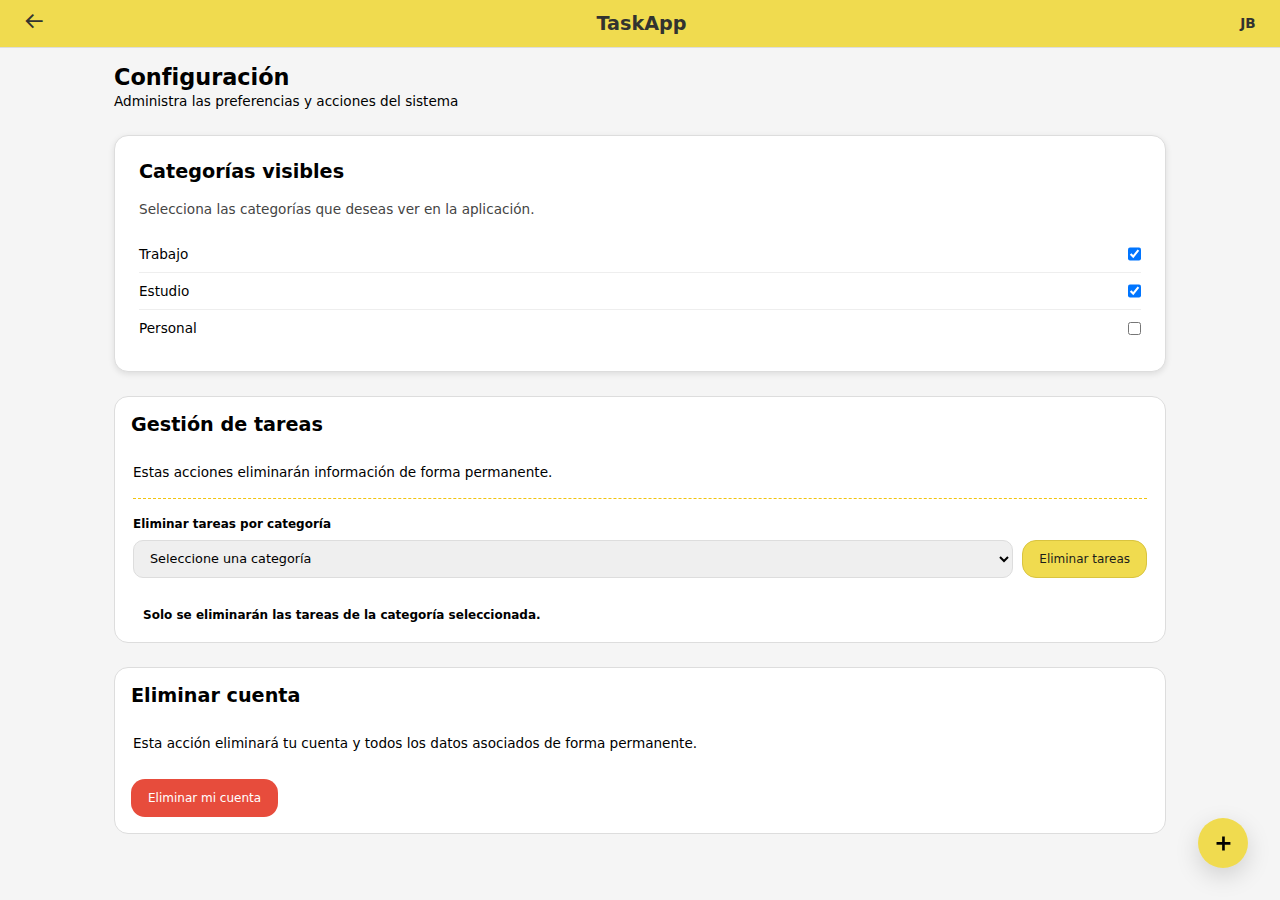
<file: seting.html>
<!DOCTYPE html>
<html lang="es">

<head>
  <meta charset="UTF-8">
  <meta name="viewport" content="width=device-width, initial-scale=1.0">
  <title>TaskApp</title>
  <link rel="stylesheet" href="css/style.css">
  <link href='https://unpkg.com/boxicons@2.1.4/css/boxicons.min.css' rel='stylesheet'>
</head>

<body>


  <header class="topbar">
    <button id="menuToggle" class="menu-btn">
      <i class='bx bx-menu'></i>
    </button>
    <h1 class="app-title">TaskApp</h1>
    <div class="user-avatar">JB</div>
  </header>

  <div class="app-layout">
    <!-- Overlay: cubre la aplicación -->
    <div id="overlay" class="overlay"></div>
    <!-- Floating Action Button -->
    <a href="task.html" class="fab" aria-label="Crear nueva tarea">
      <i class='bx bx-plus'></i>
    </a>
    <!-- Sidebar (drawer) -->
    <aside id="sidebar" class="sidebar">
      <header class="sidebar__header">
        <button class="menu-close-btn" id="menu-close-btn" aria-label="Cerrar menú">
          <i class='bx bx-x'></i>
        </button>
        <span>TaskApp</span>
      </header>
      <div class="sidebar__content">
        <div class="user-card">
          <div class="user-card__header">
            <div class="user-avatar-lg">JB</div>
          </div>
          <div class="user-card__body">
            <p class="user-name">John Becerra</p>
            <p class="user-email">john.becerra@gmail.com</p>
          </div>
    
          <a href="#/profile" class="view-profile-btn" data-route="profile">
            Editar
          </a>
        </div>
    
        <nav class="nav-menu">
          <a href="#/home" class="nav-item active" data-route="home">
            <i class='nav-icon bx bxs-home'></i>
            <span class="nav-text">Inicio</span>
          </a>
          <a href="#/pending" class="nav-item" data-route="pending">
            <i class='nav-icon bx bx-task-x'></i>
            <span class="nav-text">Pendientes</span>
          </a>
    
          <a href="#/completed" class="nav-item" data-route="completed">
            <i class='nav-icon bx bx-task'></i>
            <span class="nav-text">Finalizadas</span>
          </a>
    
          <a href="#/tasks" class="nav-item" data-route="tasks">
            <i class='nav-icon bx bx-list-ol'></i>
            <span class="nav-text">Todas</span>
          </a>
          <a href="#/statistics" class="nav-item" data-route="statistics">
            <i class='nav-icon bx bxs-bar-chart-alt-2'></i>
            <span class="nav-text">Estadisticas</span>
          </a>
          <a href="#/seting" class="nav-item" data-route="seting">
            <i class='nav-icon bx bxs-cog'></i>
            <span class="nav-text">Configuración</span>
          </a>
        </nav>
    
    
        <div class="logout">
          <a href="#/login" class="button" id="logoutBtn" data-route="login">
            <i class='bx bxs-lock-alt'></i>
            <span>Cerrar sesión</span>
          </a>
        </div>
    
      </div>
    </aside>

    <!-- Contenido principal -->
    <main id="appContent" class="content">
      <!-- Vistas dinámicas -->
    <section class="section-md">

        <header class="settings-header">
          <h1>Configuración</h1>
          <p>Administra las preferencias y acciones del sistema</p>
        </header>

      <div class="settings-content">

      <!-- Preferencias -->
      <section class="list-card">
        <h2 class="list-card__title">Categorías visibles</h2>
        <p class="list-card__description">
          Selecciona las categorías que deseas ver en la aplicación.
        </p>
        <ul class="list-card__items">
          <li class="list-card__item">
            <label for="trabajo">Trabajo</label>
            <input id="trabajo" type="checkbox" checked />
          </li>
          <li class="list-card__item">
            <label for="estudio">Estudio</label>
            <input id="estudio" type="checkbox" checked />
          </li>
          <li class="list-card__item">
            <label for="personal">Personal</label>
            <input id="personal" type="checkbox" />
          </li>
        </ul>

      </section>

    <!-- Gestión de tareas -->
      <section class="card">
        <header class="card__header">
          <h2 class="card__title">Gestión de tareas</h2>
        </header>
        <div class="card__body">
          <p class="card__text">
            Estas acciones eliminarán información de forma permanente.
          </p>
          <div class="delete-by-category">
              <label for="delete-category">
                Eliminar tareas por categoría
              </label>
              <div class="delete-controls">
                  <select id="delete-category">
                    <option value="">Seleccione una categoría</option>
                    <option value="trabajo">Trabajo</option>
                    <option value="estudio">Estudio</option>
                    <option value="personal">Personal</option>
                  </select>
                <button class="btn btn--primary">
                  Eliminar tareas
                </button>
              </div>
          </div>
        </div>
        <footer class="card__footer">
          <small class="card__meta">
            Solo se eliminarán las tareas de la categoría seleccionada.
          </small>
        </footer>
      </section>

      <!-- Zona crítica -->
      <section class="card">
        <header class="card__header">
          <h2 class="card__title">Eliminar cuenta</h2>
        </header>
        <div class="card__body">
          <p class="card__text">
            Esta acción eliminará tu cuenta y todos los datos asociados de forma permanente.
          </p>
        </div>
        <footer class="card__footer">
          <button class="btn btn--danger">
            Eliminar mi cuenta
          </button>
        </footer>
      </section>


  </div>

</section>


    </main>
  </div>
  <script src="app.js"></script>
</body>

</html>
</file>
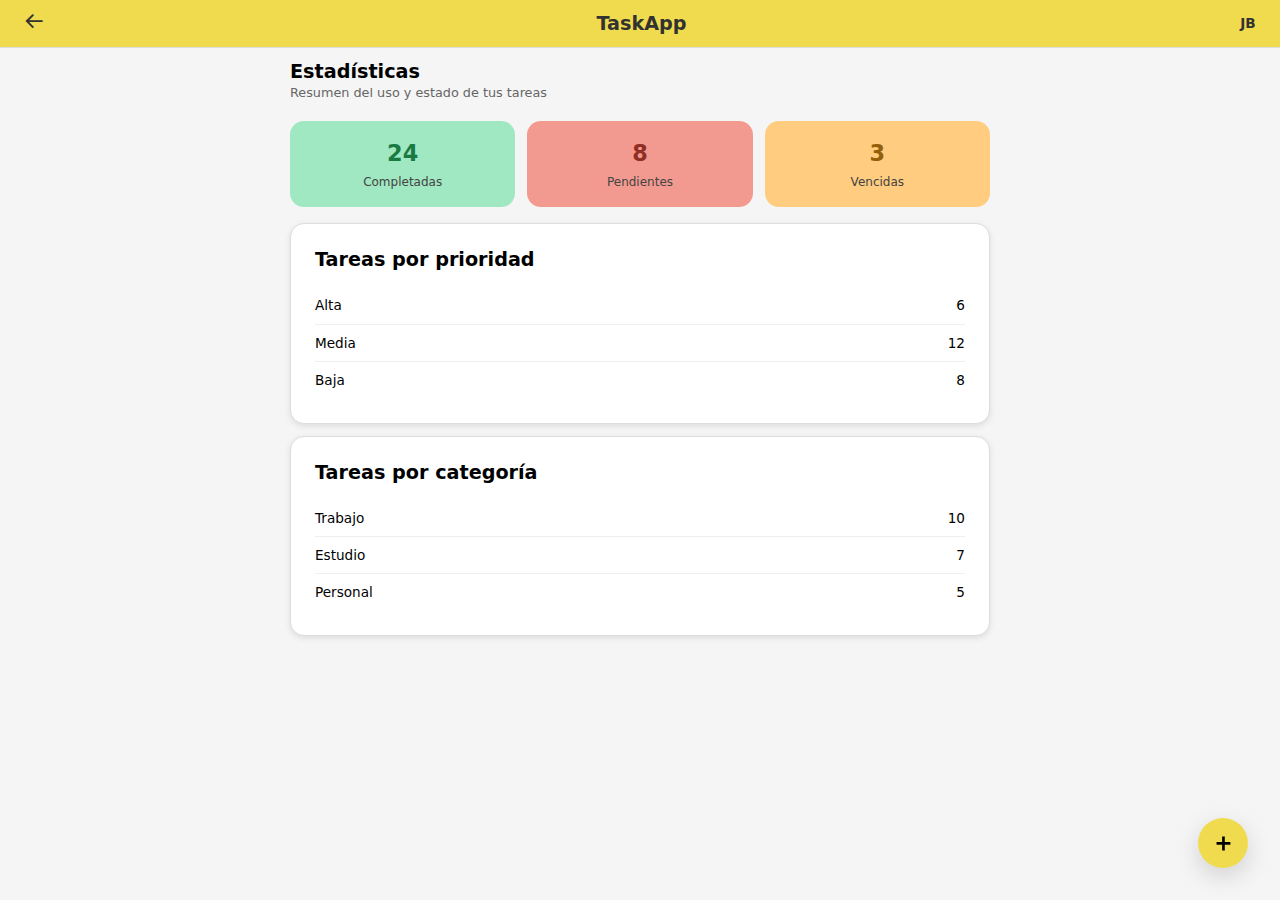
<file: statistics.html>
<!DOCTYPE html>
<html lang="es">

<head>
  <meta charset="UTF-8">
  <meta name="viewport" content="width=device-width, initial-scale=1.0">
  <title>TaskApp</title>
  <link rel="stylesheet" href="css/style.css">
  <link href='https://unpkg.com/boxicons@2.1.4/css/boxicons.min.css' rel='stylesheet'>
</head>

<body>


  <header class="topbar">
    <button id="menuToggle" class="menu-btn" data-route="home">
      <i class='bx bx-arrow-back'></i>
    </button>
    <h1 class="app-title">TaskApp</h1>
    <div class="user-avatar">JB</div>
  </header>

  <div class="app-layout">
    <!-- Floating Action Button -->
    <a href="task.html" class="fab" aria-label="Crear nueva tarea">
      <i class='bx bx-plus'></i>
    </a>
    <!-- Contenido principal -->
    <main id="appContent" class="content">
      <!-- Vistas dinámicas -->


      <section class="stats-view">
      
        <header class="stats-header">
          <h1>Estadísticas</h1>
          <p>Resumen del uso y estado de tus tareas</p>
        </header>
      
        <div class="flex flex-column gap-md">
          <!-- Resumen -->
          <section class="grid grid-cols-2 md:grid-cols-3">

            <article class="stat-card stat-card--sussess">
              <span class="stat-card__value">24</span>
              <span class="stat-card__label">Completadas</span>
            </article>

            <article class="stat-card stat-card--danger">
              <span class="stat-card__value">8</span>
              <span class="stat-card__label">Pendientes</span>
            </article>

            <article class="stat-card stat-card--warning">
              <span class="stat-card__value">3</span>
              <span class="stat-card__label">Vencidas</span>
            </article>

          </section>
          <!-- Detalles -->
          <section class="grid grid-cols-1">

            <article class="list-card">
              <h2 class="list-card__title">Tareas por prioridad</h2>
            
              <ul class="list-card__items">
                <li class="list-card__item">
                  <span>Alta</span>
                  <span>6</span>
                </li>
                <li class="list-card__item">
                  <span>Media</span>
                  <span>12</span>
                </li>
                <li class="list-card__item">
                  <span>Baja</span>
                  <span>8</span>
                </li>
              </ul>
            </article>

            <article class="list-card">
              <h2 class="list-card__title">Tareas por categoría</h2>

              <ul class="list-card__items">
                <li class="list-card__item">
                  <span>Trabajo</span>
                  <span>10</span>
                </li>
                <li class="list-card__item">
                  <span>Estudio</span>
                  <span>7</span>
                </li>
                <li class="list-card__item">
                  <span>Personal</span>
                  <span>5</span>
                </li>
              </ul>
            </article>

          </section>
        </div>
      
      </section>


    </main>
  </div>
  <script src="app.js"></script>
</body>

</html>
</file>
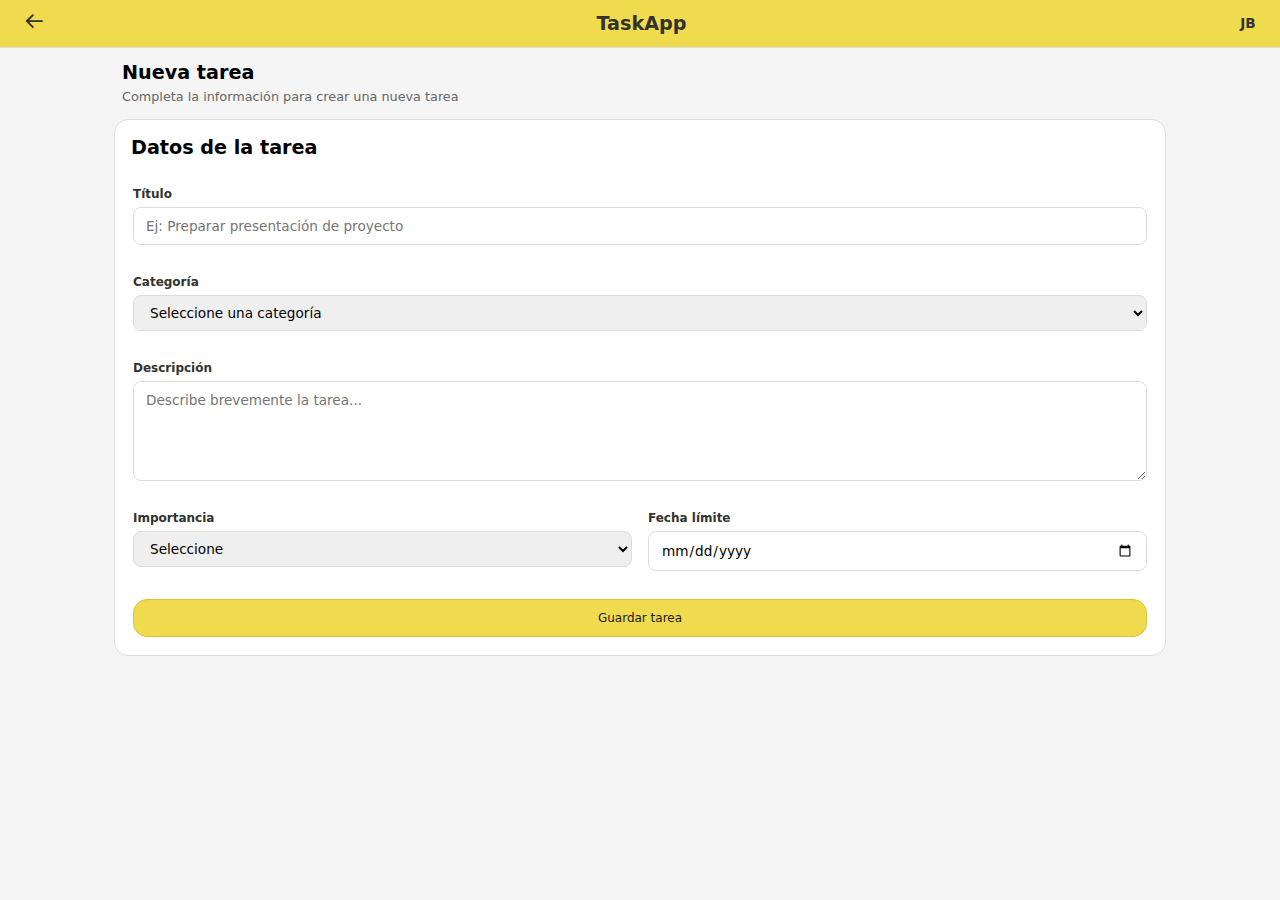
<file: task.html>
<!DOCTYPE html>
<html lang="es">

<head>
  <meta charset="UTF-8">
  <meta name="viewport" content="width=device-width, initial-scale=1.0">
  <meta name="theme-color" content="#D9C43F">
  <title>TaskApp</title>
  <link rel="stylesheet" href="css/style.css">
  <link href='https://unpkg.com/boxicons@2.1.4/css/boxicons.min.css' rel='stylesheet'>
</head>

<body>


  <header class="topbar">
    <button id="menuToggle" class="menu-btn" data-route="home">
      <i class='bx bx-arrow-back'></i>
    </button>
    <h1 class="app-title">TaskApp</h1>
    <div class="user-avatar">JB</div>
  </header>

  <div class="app-layout">
    <!-- Contenido principal -->
    <main id="appContent" class="content">
      <!-- Vistas dinámicas -->

      <section class="new-task-view">
        <header class="new-task-header">
          <h1>Nueva tarea</h1>
          <p>Completa la información para crear una nueva tarea</p>
        </header>
        <div class="card">
          <header class="card__header">
            <h2 class="card__title">Datos de la tarea</h2>
          </header>
          <div class="card__body">
            <form class="form">
              <!-- Título -->
              <div class="form-group">
                <label for="title">Título</label>
                <input type="text" id="title" placeholder="Ej: Preparar presentación de proyecto" required />
              </div>

              <!-- Categoría -->
              <div class="form-group">
                <label for="category">Categoría</label>
                <select id="category" required>
                  <option value="">Seleccione una categoría</option>
                  <option value="trabajo">Trabajo</option>
                  <option value="estudio">Estudio</option>
                  <option value="personal">Personal</option>
                  <option value="hogar">Hogar</option>
                </select>
              </div>

              <!-- Contenido -->
              <div class="form-group">
                <label for="content">Descripción</label>
                <textarea id="content" rows="4" placeholder="Describe brevemente la tarea..."></textarea>
              </div>

              <!-- Importancia y fecha -->
              <div class="form-row">

                <div class="form-group">
                  <label for="importance">Importancia</label>
                  <select id="importance" required>
                    <option value="">Seleccione</option>
                    <option value="alta">Alta</option>
                    <option value="media">Media</option>
                    <option value="baja">Baja</option>
                  </select>
                </div>

                <div class="form-group">
                  <label for="deadline">Fecha límite</label>
                  <input type="date" id="deadline" required />
                </div>

              </div>

              <!-- Botón -->
              <button type="submit" class="btn btn--primary">
                Guardar tarea
              </button>

            </form>
          </div>
        </div>

      </section>



    </main>
  </div>
  <script src="app.js"></script>
</body>

</html>
</file>
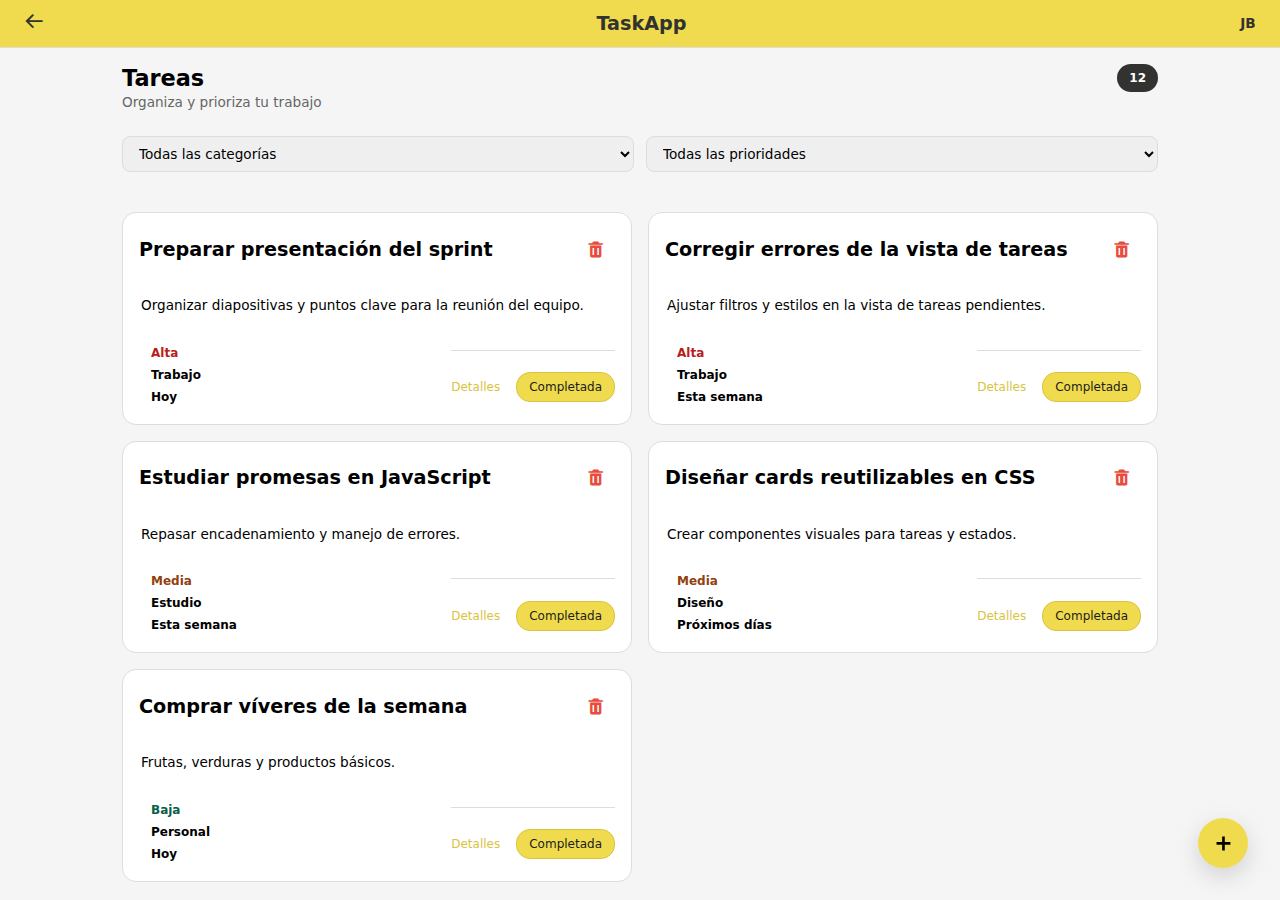
<file: tasks.html>
<!DOCTYPE html>
<html lang="es">
<head>
  <meta charset="UTF-8">
  <meta name="viewport" content="width=device-width, initial-scale=1.0">
  <title>Tasks</title>
  <link rel="stylesheet" href="css/style.css">
  <link href='https://unpkg.com/boxicons@2.1.4/css/boxicons.min.css' rel='stylesheet'>
</head>
<body>
  
  <header class="topbar">
    <button id="menuToggle" class="menu-btn">
      <i class='bx bx-menu'></i>
    </button>
    <h1 class="app-title">TaskApp</h1>
    <div class="user-avatar">JB</div>
  </header>


    <div class="app-layout">
      <!-- Overlay: cubre la aplicación -->
      <div id="overlay" class="overlay"></div>
      <!-- Floating Action Button -->
    <a href="task.html" class="fab" aria-label="Crear nueva tarea">
      <i class='bx bx-plus'></i>
    </a>
    <!-- Sidebar (drawer) -->
    <aside id="sidebar" class="sidebar">
      <header class="sidebar__header">
        <button class="menu-close-btn" id="menu-close-btn" aria-label="Cerrar menú">
          <i class='bx bx-x'></i>
        </button>
        <span>TaskApp</span>
      </header>
      <div class="sidebar__content">
        <div class="user-card">
          <div class="user-card__header">
            <div class="user-avatar-lg">JB</div>
          </div>
          <div class="user-card__body">
            <p class="user-name">John Becerra</p>
            <p class="user-email">john.becerra@gmail.com</p>
          </div>
    
          <a href="#/profile" class="view-profile-btn" data-route="profile">
            Editar
          </a>
        </div>
    
        <nav class="nav-menu">
          <a href="#/home" class="nav-item active" data-route="home">
            <i class='nav-icon bx bxs-home'></i>
            <span class="nav-text">Inicio</span>
          </a>
          <a href="#/pending" class="nav-item" data-route="pending">
            <i class='nav-icon bx bx-task-x'></i>
            <span class="nav-text">Pendientes</span>
          </a>
    
          <a href="#/completed" class="nav-item" data-route="completed">
            <i class='nav-icon bx bx-task'></i>
            <span class="nav-text">Finalizadas</span>
          </a>
    
          <a href="#/tasks" class="nav-item" data-route="tasks">
            <i class='nav-icon bx bx-list-ol'></i>
            <span class="nav-text">Todas</span>
          </a>
          <a href="#/statistics" class="nav-item" data-route="statistics">
            <i class='nav-icon bx bxs-bar-chart-alt-2'></i>
            <span class="nav-text">Estadisticas</span>
          </a>
          <a href="#/seting" class="nav-item" data-route="seting">
            <i class='nav-icon bx bxs-cog'></i>
            <span class="nav-text">Configuración</span>
          </a>
        </nav>
    
    
        <div class="logout">
          <a href="#/login" class="button" id="logoutBtn" data-route="login">
            <i class='bx bxs-lock-alt'></i>
            <span>Cerrar sesión</span>
          </a>
        </div>
    
      </div>
    </aside>
      <!-- Contenido principal -->
      <main id="appContent" class="content">
        
        <section class="tasks-view">
        
          <!-- Header -->
        <header class="tasks-header">
          <div class="tasks-header-top">
            <h1>Tareas</h1>
            <span class="badge badge--dark tasks-counter">12</span>
          </div>
          <p>Organiza y prioriza tu trabajo</p>
        </header>
        
          <!-- Filtros -->
        <section class="tasks-filters">
          <div class="form-group">
            <select id="categoria">
              <option value="">Todas las categorías</option>
              <option value="trabajo">Trabajo</option>
              <option value="estudio">Estudio</option>
              <option value="diseno">Diseño</option>
              <option value="personal">Personal</option>
              <option value="organizacion">Organización</option>
              <option value="mantenimiento">Mantenimiento</option>
            </select>
          </div>
          <div class="form-group">
            <select id="prioridad">
              <option value="">Todas las prioridades</option>
              <option value="high">Alta</option>
              <option value="medium">Media</option>
              <option value="low">Baja</option>
            </select>
          </div>
        </section>
        
        <!-- Listado de tareas -->
        <section class="grid grid-cols-1 md:grid-cols-2 tasks-list">
        
          <!-- 1 -->
          <article class="card priority-high">
            <header class="card__header">
              <h3 class="card__title">Preparar presentación del sprint</h3>
              <button class="btn btn--icon text-danger">
                <i class='bx bxs-trash'></i>
              </button>
            </header>
            <div class="card__body">
              <p class="card__text">
                Organizar diapositivas y puntos clave para la reunión del equipo.
              </p>
            </div>
            <footer class="card__footer">
              <div class="card__meta">
                <span class="task-priority">Alta</span>
                <span class="task-category">Trabajo</span>
                <span class="task-date">Hoy</span>
              </div>
              <div class="card__action">
                <a href="detail.html" class="btn btn--link btn--sm">Detalles</a>
                <button class="btn btn--sm btn--primary">Completada</button>
              </div>
            </footer>
          </article>
        
          <!-- 2 -->
          <article class="card priority-high">
            <header class="card__header">
              <h3 class="card__title">Corregir errores de la vista de tareas</h3>
              <button class="btn btn--icon text-danger">
                <i class='bx bxs-trash'></i>
              </button>
            </header>
            <div class="card__body">
              <p class="card__text">
                Ajustar filtros y estilos en la vista de tareas pendientes.
              </p>
            </div>
            <footer class="card__footer">
              <div class="card__meta">
                <span class="task-priority">Alta</span>
                <span class="task-category">Trabajo</span>
                <span class="task-date">Esta semana</span>
              </div>
              <div class="card__action">
                <a href="detail.html" class="btn btn--link btn--sm">Detalles</a>
                <a class="btn btn--sm btn--primary">Completada</a>
              </div>
            </footer>
          </article>
        
          <!-- 3 -->
          <article class="card priority-medium">
            <header class="card__header">
              <h3 class="card__title">Estudiar promesas en JavaScript</h3>
              <button class="btn btn--icon text-danger">
                <i class='bx bxs-trash'></i>
              </button>
            </header>
            <div class="card__body">
              <p class="card__text">
                Repasar encadenamiento y manejo de errores.
              </p>
            </div>
            <footer class="card__footer">
              <div class="card__meta">
                <span class="task-priority">Media</span>
                <span class="task-category">Estudio</span>
                <span class="task-date">Esta semana</span>
              </div>
              <div class="card__action">
                <a href="detail.html" class="btn btn--link btn--sm">Detalles</a>
                <a class="btn btn--sm btn--primary">Completada</a>
              </div>
            </footer>
          </article>
        
          <!-- 4 -->
          <article class="card priority-medium">
            <header class="card__header">
              <h3 class="card__title">Diseñar cards reutilizables en CSS</h3>
              <button class="btn btn--icon text-danger">
                <i class='bx bxs-trash'></i>
              </button>
            </header>
            <div class="card__body">
              <p class="card__text">
                Crear componentes visuales para tareas y estados.
              </p>
            </div>
            <footer class="card__footer">
              <div class="card__meta">
                <span class="task-priority">Media</span>
                <span class="task-category">Diseño</span>
                <span class="task-date">Próximos días</span>
              </div>
              <div class="card__action">
                <a href="detail.html" class="btn btn--link btn--sm">Detalles</a>
                <a class="btn btn--sm btn--primary">Completada</a>
              </div>
            </footer>
          </article>
        
          <!-- 5 -->
          <article class="card priority-low">
            <header class="card__header">
              <h3 class="card__title">Comprar víveres de la semana</h3>
              <button class="btn btn--icon text-danger">
                <i class='bx bxs-trash'></i>
              </button>
            </header>
            <div class="card__body">
              <p class="card__text">
                Frutas, verduras y productos básicos.
              </p>
            </div>
            <footer class="card__footer">
              <div class="card__meta">
                <span class="task-priority">Baja</span>
                <span class="task-category">Personal</span>
                <span class="task-date">Hoy</span>
              </div>
              <div class="card__action">
                <a href="detail.html" class="btn btn--link btn--sm">Detalles</a>
                <a class="btn btn--sm btn--primary">Completada</a>
              </div>
            </footer>
          </article>
        </section>
        
        </section>


      </main>
    </div>
    <script src="app.js"></script>
</body>
</html>
</file>
<file: css/style.css>
@import url('base/reset.css');
@import url('base/variables.css');
@import url('base/typography.css');

@import url('helpers/index.css');

@import url('layout/header.css');
@import url('layout/container.css');
@import url('layout/sidebar.css');

@import url('components/overlay.css');
@import url('components/cards.css');
@import url('components/badges.css');
@import url('components/forms.css');
@import url('components/buttons.css');
@import url('components/fab.css');
@import url('components/filter.css');
@import url('components/modal.css');

@import url('views/auth.css');
@import url('views/home.css');
@import url('views/profile.css');
@import url('views/tasks.css');
@import url('views/task.css');
@import url('views/detail.css');
@import url('views/statistics.css');
@import url('views/seting.css');


@media (prefers-reduced-motion: reduce) {
  * {
    animation: none !important;
    transition: none !important;
  }
}
</file>
